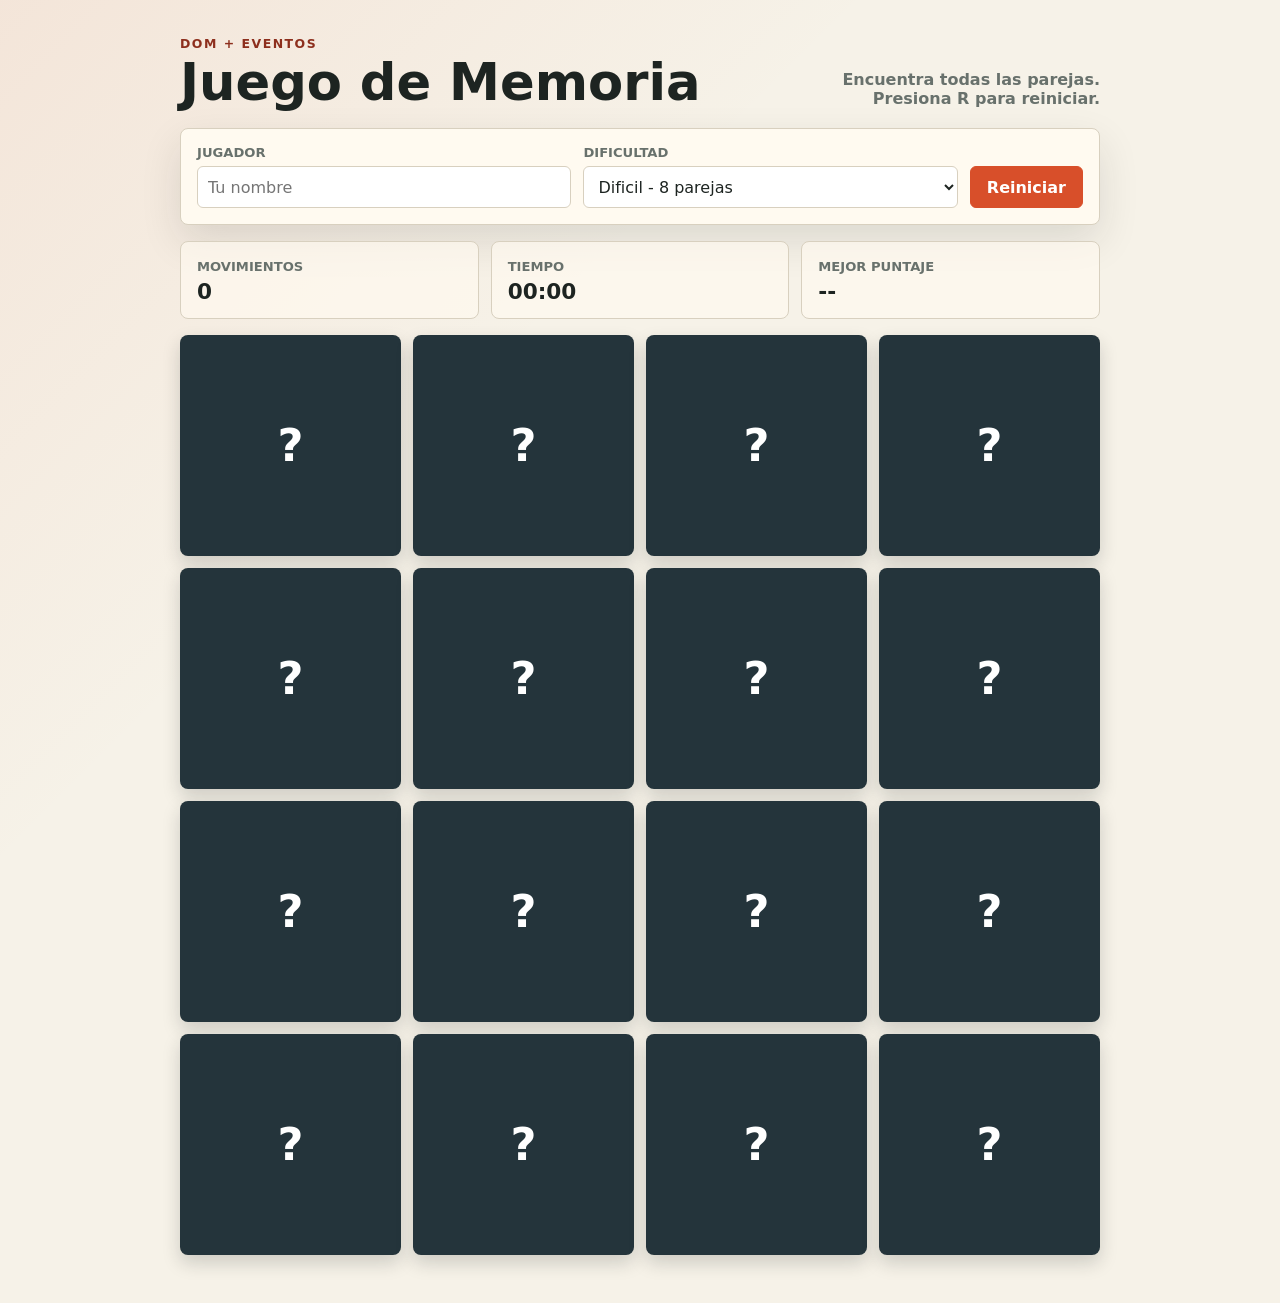
<file: index.html>
<!DOCTYPE html>
<html lang="es">
<head>
  <meta charset="UTF-8">
  <meta name="viewport" content="width=device-width, initial-scale=1.0">
  <title>Juego de Memoria</title>
  <link rel="stylesheet" href="styles.css">
</head>
<body>
  <main class="app">
    <header class="app__header">
      <div>
        <p class="eyebrow">DOM + Eventos</p>
        <h1>Juego de Memoria</h1>
      </div>
      <p id="estado" class="status" aria-live="polite">Encuentra todas las parejas.</p>
    </header>

    <section class="panel" aria-label="Controles del juego">
      <label class="field">
        <span>Jugador</span>
        <input id="nombre" type="text" maxlength="24" placeholder="Tu nombre">
      </label>

      <label class="field">
        <span>Dificultad</span>
        <select id="dificultad">
          <option value="4">Facil - 4 parejas</option>
          <option value="6">Media - 6 parejas</option>
          <option value="8" selected>Dificil - 8 parejas</option>
        </select>
      </label>

      <button id="reiniciar" type="button">Reiniciar</button>
    </section>

    <section class="scoreboard" aria-label="Marcadores">
      <div>
        <span>Movimientos</span>
        <strong id="movimientos">0</strong>
      </div>
      <div>
        <span>Tiempo</span>
        <strong id="tiempo">00:00</strong>
      </div>
      <div>
        <span>Mejor puntaje</span>
        <strong id="mejor">--</strong>
      </div>
    </section>

    <section id="tablero" class="board" aria-label="Tablero de cartas"></section>
  </main>

  <script src="app.js"></script>
</body>
</html>
</file>
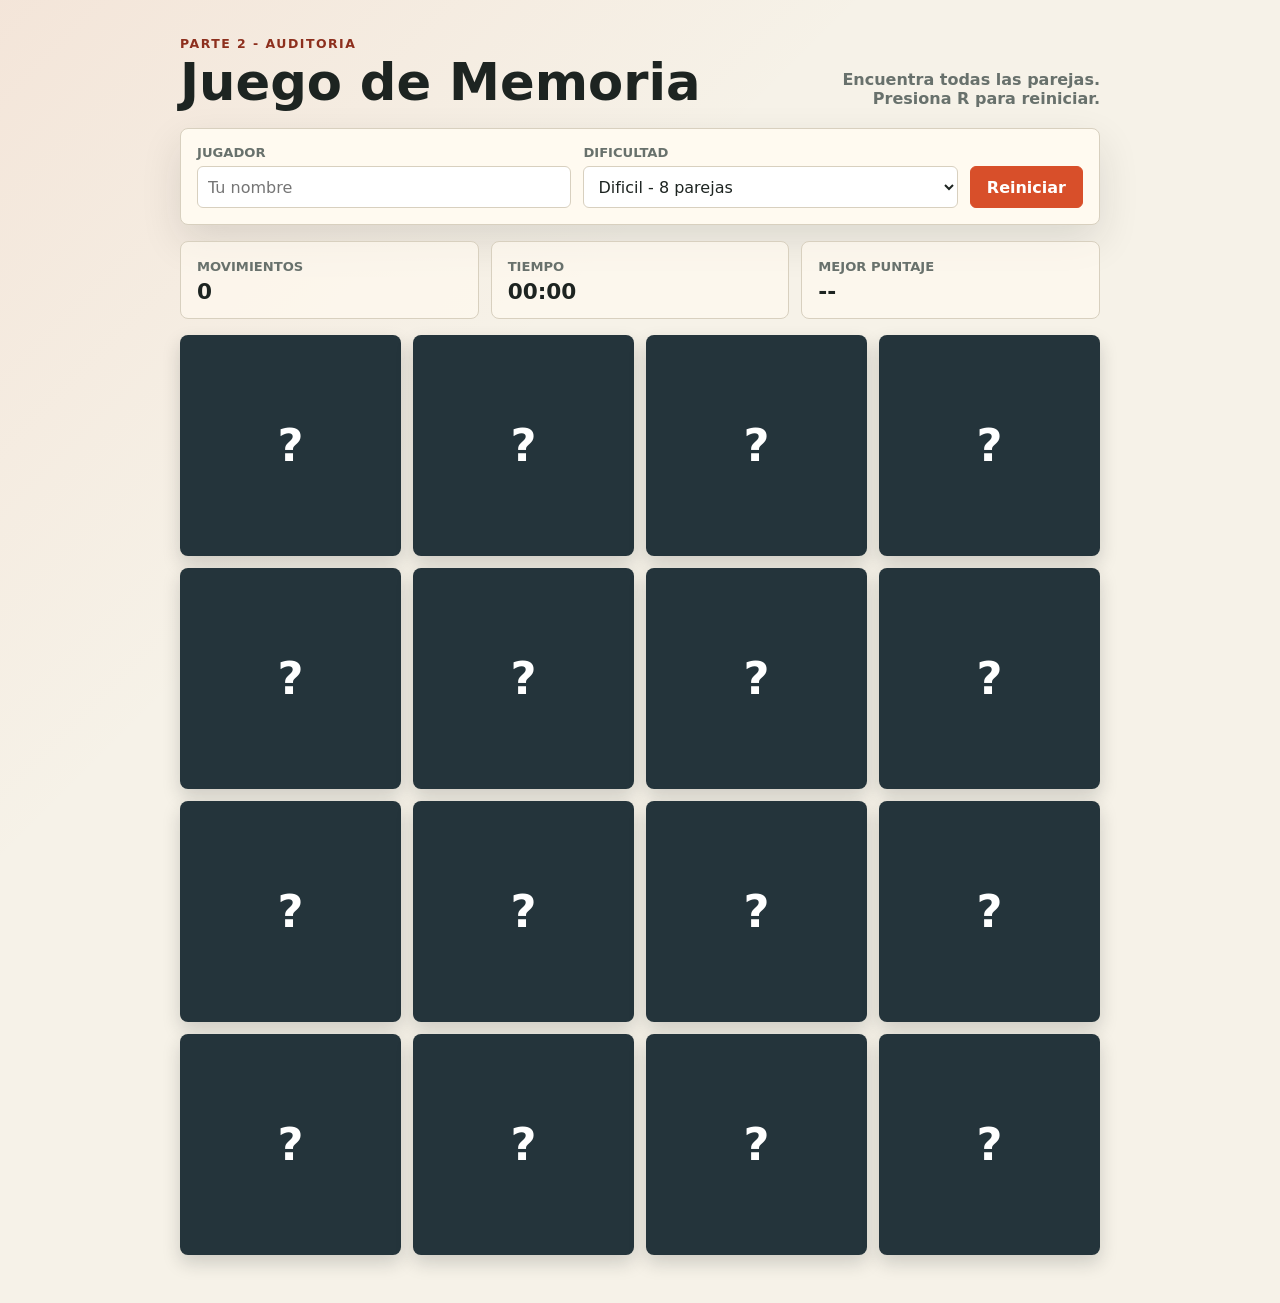
<file: parte2_corregido.html>
<!DOCTYPE html>
<html lang="es">
<head>
  <meta charset="UTF-8">
  <meta name="viewport" content="width=device-width, initial-scale=1.0">
  <title>Juego de Memoria - Parte 2 corregida</title>
  <link rel="stylesheet" href="styles.css">
</head>
<body>
  <main class="app">
    <header class="app__header">
      <div>
        <p class="eyebrow">Parte 2 - auditoria</p>
        <h1>Juego de Memoria</h1>
      </div>
      <p id="estado" class="status" aria-live="polite">Version corregida y comentada.</p>
    </header>

    <section class="panel" aria-label="Controles del juego">
      <label class="field">
        <span>Jugador</span>
        <input id="nombre" type="text" maxlength="24" placeholder="Tu nombre">
      </label>

      <label class="field">
        <span>Dificultad</span>
        <select id="dificultad">
          <option value="4">Facil - 4 parejas</option>
          <option value="6">Media - 6 parejas</option>
          <option value="8" selected>Dificil - 8 parejas</option>
        </select>
      </label>

      <button id="reiniciar" type="button">Reiniciar</button>
    </section>

    <section class="scoreboard" aria-label="Marcadores">
      <div>
        <span>Movimientos</span>
        <strong id="movimientos">0</strong>
      </div>
      <div>
        <span>Tiempo</span>
        <strong id="tiempo">00:00</strong>
      </div>
      <div>
        <span>Mejor puntaje</span>
        <strong id="mejor">--</strong>
      </div>
    </section>

    <section id="tablero" class="board" aria-label="Tablero de cartas"></section>
  </main>

  <script src="parte2_corregido.js"></script>
</body>
</html>
</file>
<file: styles.css>
:root {
  --bg: #f6f2e8;
  --ink: #1d2421;
  --muted: #68716c;
  --panel: #fffaf0;
  --line: #d8d0bf;
  --accent: #d84f2a;
  --accent-dark: #8d2f1d;
  --card: #24343b;
  --card-open: #f3d36b;
  --card-found: #71b77e;
  --shadow: 0 16px 40px rgba(29, 36, 33, .12);
}

* {
  box-sizing: border-box;
}

body {
  margin: 0;
  min-height: 100vh;
  background:
    linear-gradient(135deg, rgba(216, 79, 42, .08), transparent 34%),
    var(--bg);
  color: var(--ink);
  font-family: system-ui, -apple-system, BlinkMacSystemFont, "Segoe UI", sans-serif;
}

.app {
  width: min(920px, calc(100% - 32px));
  margin: 0 auto;
  padding: 36px 0 48px;
}

.app__header {
  display: flex;
  justify-content: space-between;
  gap: 24px;
  align-items: end;
  margin-bottom: 20px;
}

.eyebrow {
  margin: 0 0 6px;
  color: var(--accent-dark);
  font-size: .78rem;
  font-weight: 700;
  letter-spacing: .12em;
  text-transform: uppercase;
}

h1 {
  margin: 0;
  font-size: clamp(2rem, 5vw, 3.2rem);
  line-height: 1;
}

.status {
  max-width: 320px;
  margin: 0;
  color: var(--muted);
  text-align: right;
  font-weight: 600;
}

.panel,
.scoreboard {
  display: grid;
  gap: 12px;
  margin-bottom: 16px;
}

.panel {
  grid-template-columns: 1fr 1fr auto;
  align-items: end;
  padding: 16px;
  background: var(--panel);
  border: 1px solid var(--line);
  border-radius: 8px;
  box-shadow: var(--shadow);
}

.field {
  display: grid;
  gap: 6px;
}

.field span,
.scoreboard span {
  color: var(--muted);
  font-size: .82rem;
  font-weight: 700;
  text-transform: uppercase;
}

input,
select,
button {
  min-height: 42px;
  border: 1px solid var(--line);
  border-radius: 6px;
  font: inherit;
}

input,
select {
  width: 100%;
  padding: 8px 10px;
  background: #fff;
  color: var(--ink);
}

button {
  padding: 8px 16px;
  background: var(--accent);
  color: #fff;
  border-color: var(--accent);
  font-weight: 700;
  cursor: pointer;
}

button:hover,
button:focus-visible {
  background: var(--accent-dark);
}

.scoreboard {
  grid-template-columns: repeat(3, 1fr);
}

.scoreboard div {
  padding: 14px 16px;
  background: rgba(255, 250, 240, .7);
  border: 1px solid var(--line);
  border-radius: 8px;
}

.scoreboard strong {
  display: block;
  margin-top: 4px;
  font-size: 1.35rem;
}

.board {
  display: grid;
  grid-template-columns: repeat(var(--columns, 4), minmax(64px, 1fr));
  gap: 12px;
}

.card {
  aspect-ratio: 1;
  display: grid;
  place-items: center;
  border: 0;
  border-radius: 8px;
  background: var(--card);
  color: #fff;
  font-size: clamp(1.7rem, 6vw, 2.8rem);
  box-shadow: 0 8px 18px rgba(29, 36, 33, .18);
  cursor: pointer;
  transition: transform .18s ease, background .18s ease;
}

.card:hover,
.card:focus-visible {
  transform: translateY(-2px);
}

.card.is-open {
  background: var(--card-open);
  color: var(--ink);
  cursor: default;
  transform: rotateY(180deg);
}

.card.is-found {
  background: var(--card-found);
  color: var(--ink);
  cursor: default;
}

.card:disabled {
  cursor: default;
}

@media (max-width: 680px) {
  .app__header,
  .panel {
    grid-template-columns: 1fr;
    display: grid;
  }

  .status {
    text-align: left;
  }

  .scoreboard {
    grid-template-columns: 1fr;
  }

  .board {
    gap: 8px;
  }
}
</file>
